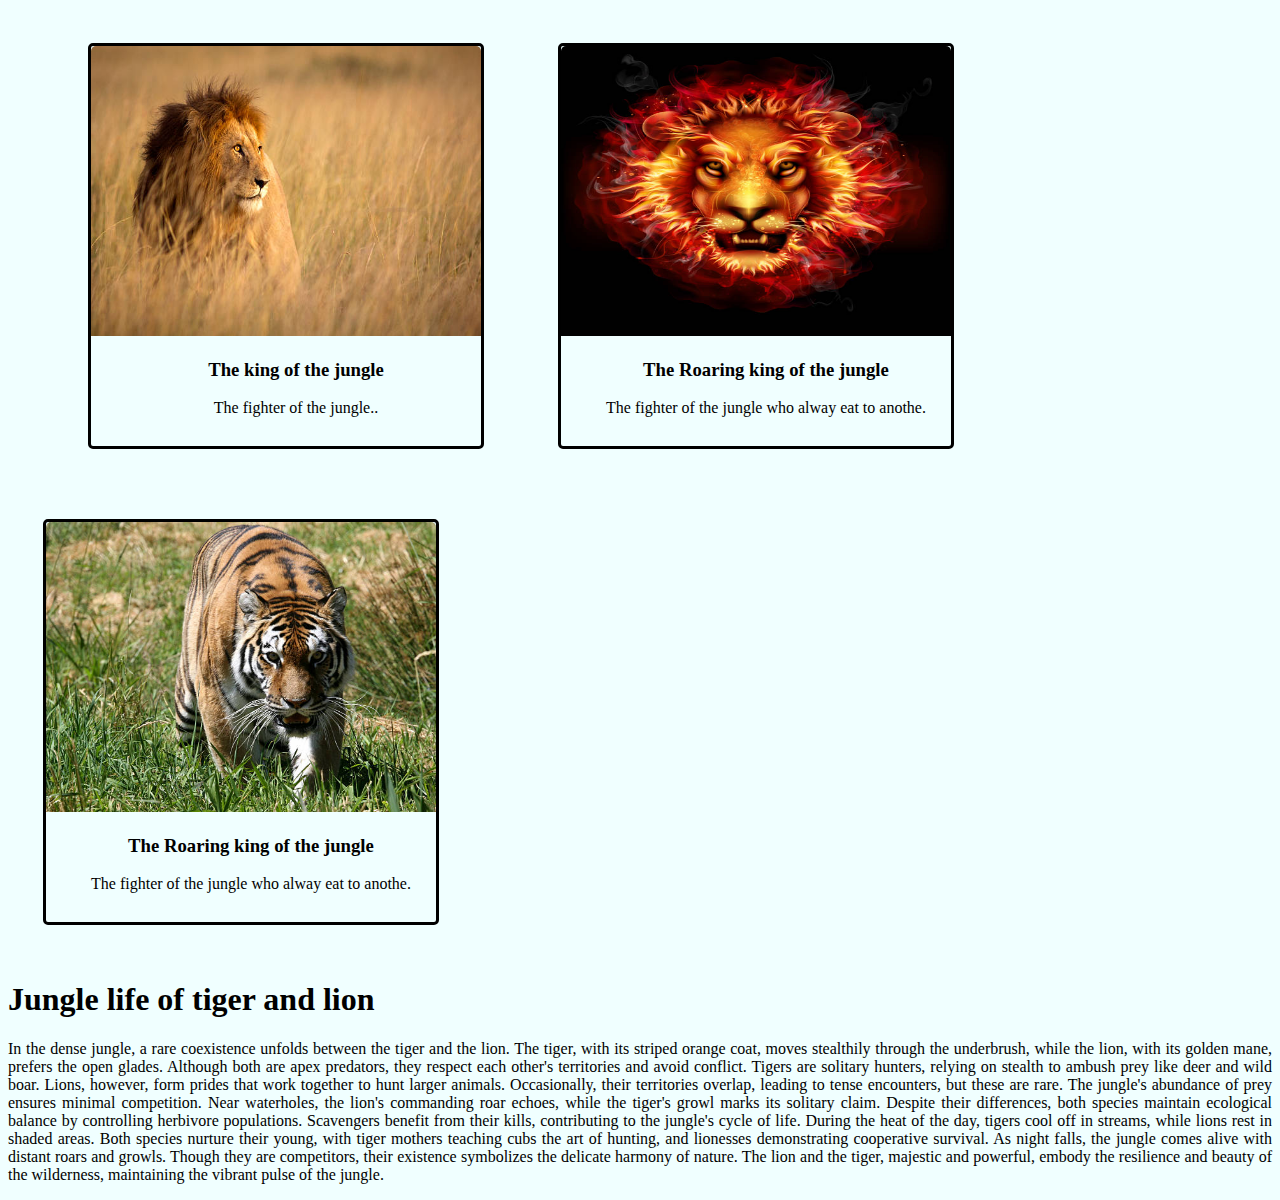
<file: card_using_htmcss/index.html>
<!DOCTYPE html>
<html lang="en">
<head>
    <meta charset="UTF-8">
    <meta name="viewport" content="width=device-width, initial-scale=1.0">
    <link rel="stylesheet" href="style.css">
    <title>Cards</title>
</head>
<body>
    <div class="lion" id="first">
        
            <img src="lion.jpj.jpg" alt="lion">
                
                <div class="discrip">
            <h3>The king of the jungle </h3>
            <p>The fighter of the jungle.. </p>
                </div>
            
    </div>
        
            <div class="lion">
                
                    <img src="fire_lion.jpg" alt="lion">
                        <div class="discrip">
                    <h3>The Roaring king of the jungle </h3>
                    <p>The fighter of the jungle who alway eat to anothe. </p>
                        </div>

            </div>
            <div class="lion">
                
                <img src="tiger.jpg" alt="tiger">
                    <div class="discrip">
                <h3>The Roaring king of the jungle </h3>
                <p>The fighter of the jungle who alway eat to anothe. </p>
                    </div>

        </div>
        <div class="jungle">
            <h1 class="about">Jungle life of tiger and lion</h1>
            <p class="aboutjungle"> In the dense jungle, a rare coexistence unfolds between the tiger and the lion. The tiger, with its striped orange coat, moves stealthily through the underbrush, while the lion, with its golden mane, prefers the open glades. Although both are apex predators, they respect each other's territories and avoid conflict.

                Tigers are solitary hunters, relying on stealth to ambush prey like deer and wild boar. Lions, however, form prides that work together to hunt larger animals. Occasionally, their territories overlap, leading to tense encounters, but these are rare. The jungle's abundance of prey ensures minimal competition.
                
                Near waterholes, the lion's commanding roar echoes, while the tiger's growl marks its solitary claim. Despite their differences, both species maintain ecological balance by controlling herbivore populations. Scavengers benefit from their kills, contributing to the jungle's cycle of life.
                
                During the heat of the day, tigers cool off in streams, while lions rest in shaded areas. Both species nurture their young, with tiger mothers teaching cubs the art of hunting, and lionesses demonstrating cooperative survival.
                
                As night falls, the jungle comes alive with distant roars and growls. Though they are competitors, their existence symbolizes the delicate harmony of nature. The lion and the tiger, majestic and powerful, embody the resilience and beauty of the wilderness, maintaining the vibrant pulse of the jungle.</p>
        </div>

  
</body>
</html>
</file>
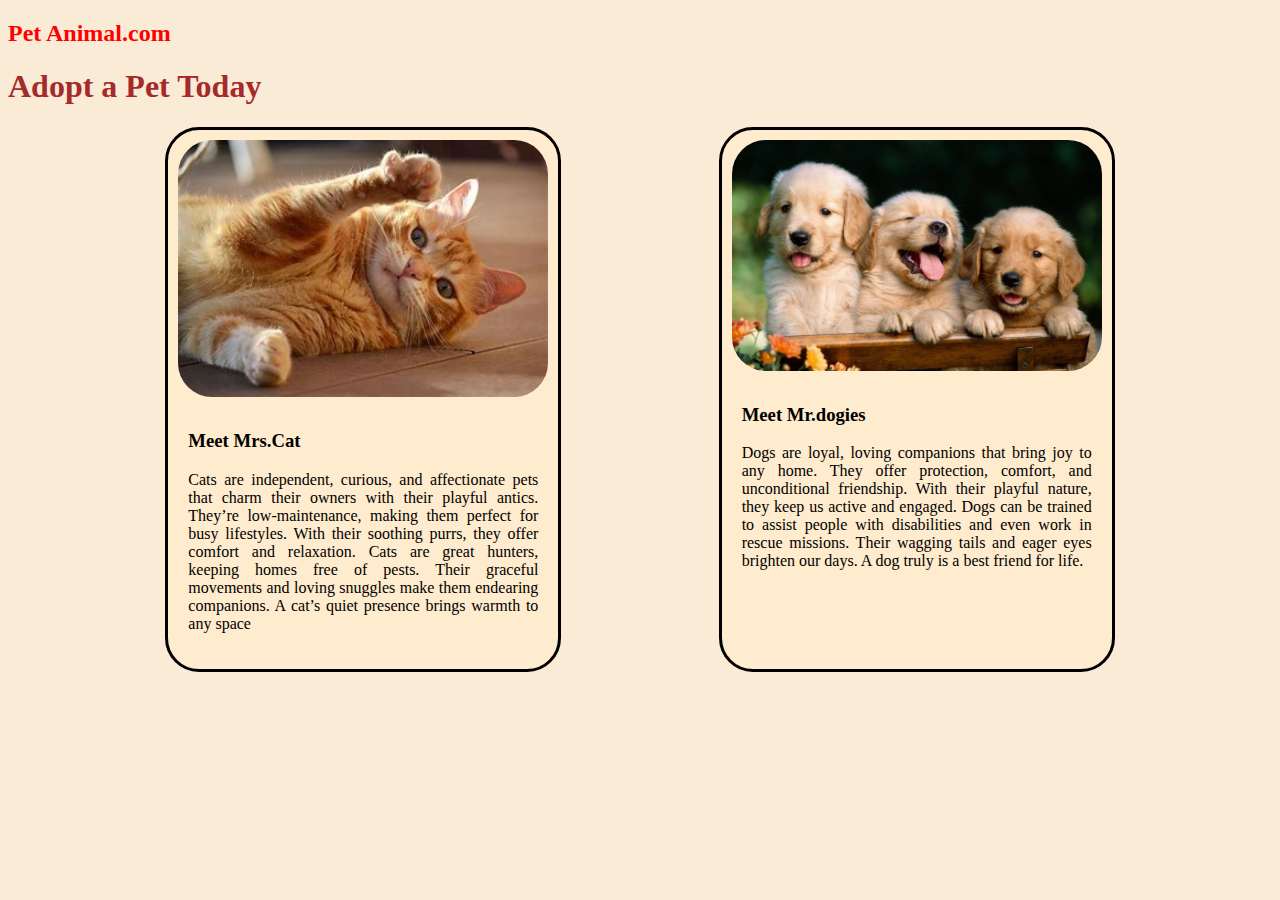
<file: Pat_today/index.html>
<!DOCTYPE html>
<html lang="en">
  <head>
    <meta charset="UTF-8" />
    <meta name="viewport" content="width=device-width, initial-scale=1.0" />
    <link rel="stylesheet" href="style.css">
    <title>Pet_India</title>
  </head>
  <body>
    <h2>Pet Animal.com </h2>
    <h1>Adopt a Pet Today</h1>
    <div id="pet">
      <div class="cats">
        <img src="cat.jpeg" alt="" class="cat" />
        <div class="dis">
          <h3>Meet Mrs.Cat</h3>
          <p>
            Cats are independent, curious, and affectionate pets that charm
            their owners with their playful antics. They’re low-maintenance,
            making them perfect for busy lifestyles. With their soothing purrs,
            they offer comfort and relaxation. Cats are great hunters, keeping
            homes free of pests. Their graceful movements and loving snuggles
            make them endearing companions. A cat’s quiet presence brings warmth
            to any space
          </p>
        </div>
      </div>

      <div class="dogs">
        <img src="Cute-Dog-Photo.webp" alt="" class="dog" />
        <div class="dis">
          <h3>Meet Mr.dogies</h3>
          <p>
            Dogs are loyal, loving companions that bring joy to any home. They
            offer protection, comfort, and unconditional friendship. With their
            playful nature, they keep us active and engaged. Dogs can be trained
            to assist people with disabilities and even work in rescue missions.
            Their wagging tails and eager eyes brighten our days. A dog truly is
            a best friend for life.
          </p>
        </div>
      </div>
    </div>
  </body>
</html>
</file>
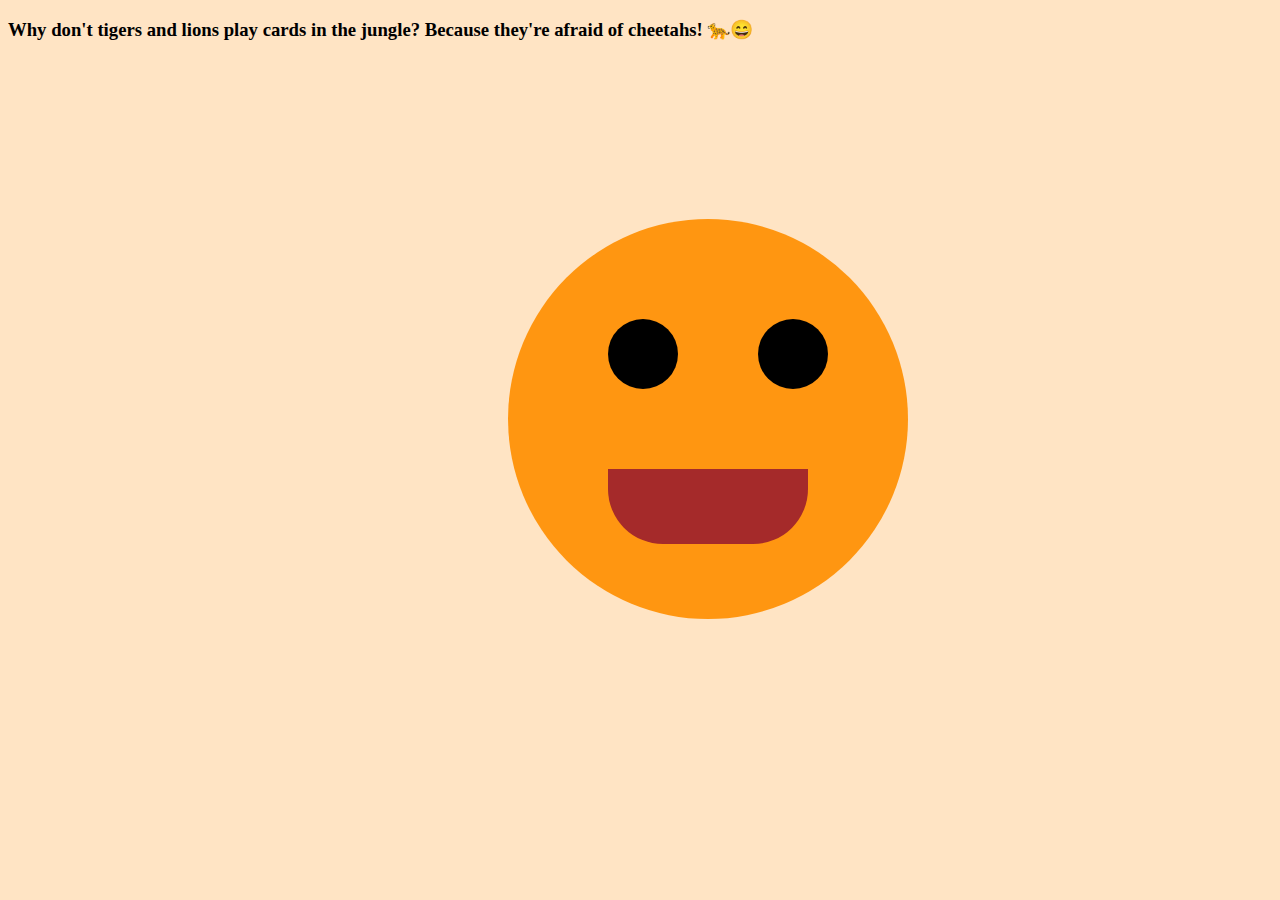
<file: simly_face/index.html>
<!DOCTYPE html>
<html lang="en">
<head>
    <meta charset="UTF-8">
    <meta name="viewport" content="width=device-width, initial-scale=1.0">
    <link rel="stylesheet" href="style.css">
    <title>Simly_face</title>
</head>
<body>
    <div class="face">
        <div class="mouth"></div>
        <div class="eyes">
            <div class="left-eye"></div>
            <div class="right-eye"></div>
        </div>
       
    </div>
    <div class="text"><h3 class="joke"> Why don't tigers and lions play cards in the jungle? Because they're afraid of cheetahs! 🐆😄</h3></div>
</body>
</html>
</file>
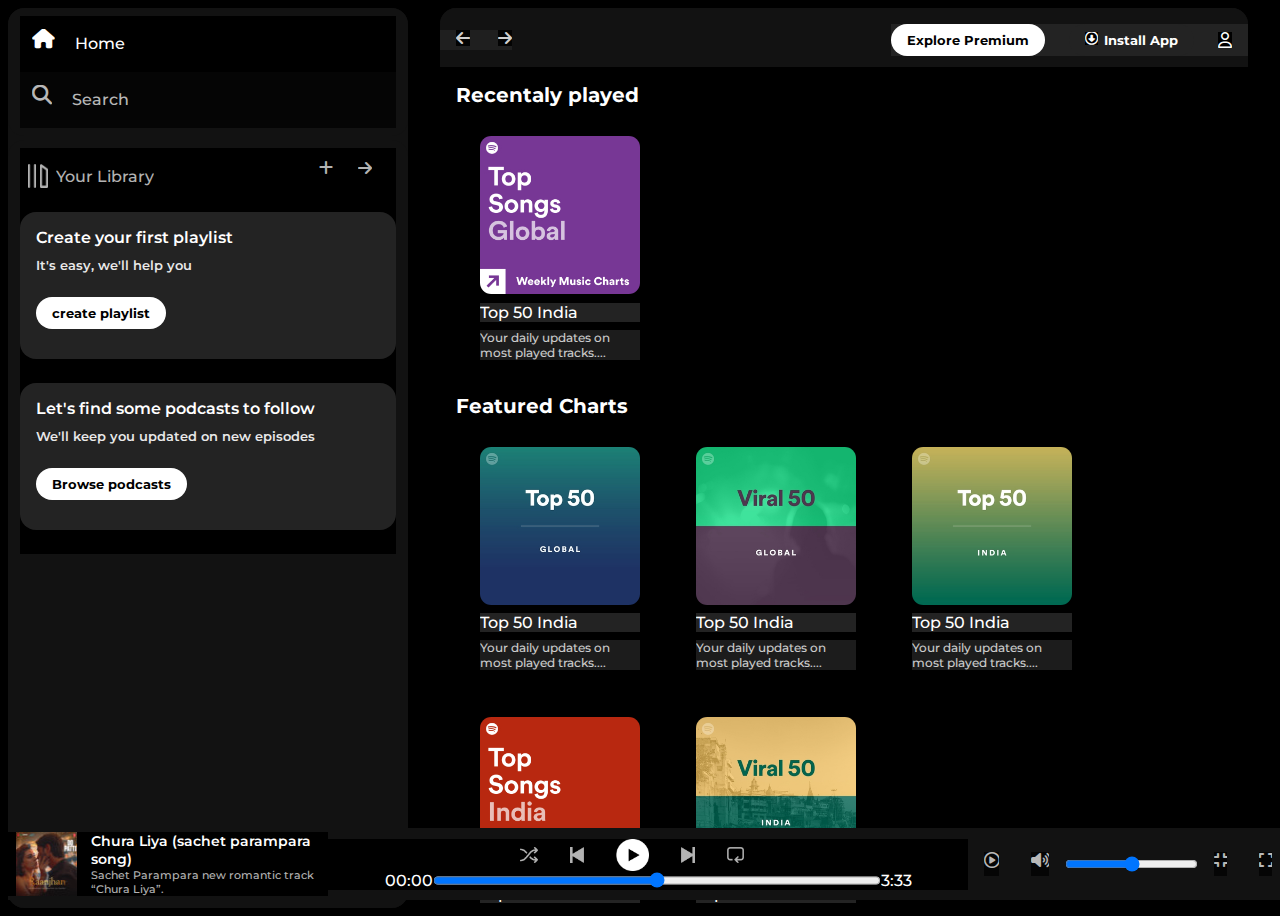
<file: spotify.com/index.html>
<!DOCTYPE html>
<html lang="en">
  <head>
    <meta charset="UTF-8" />
    <meta name="viewport" content="width=device-width, initial-scale=1.0" />
    <link rel="icon" href="../assets/Spotify_logo.png" />
    <link
      rel="stylesheet"
      href="https://cdnjs.cloudflare.com/ajax/libs/font-awesome/6.7.2/css/all.min.css"
      integrity="sha512-Evv84Mr4kqVGRNSgIGL/F/aIDqQb7xQ2vcrdIwxfjThSH8CSR7PBEakCr51Ck+w+/U6swU2Im1vVX0SVk9ABhg=="
      crossorigin="anonymous"
      referrerpolicy="no-referrer"
    />
    <link rel="preconnect" href="https://fonts.googleapis.com" />
    <link rel="preconnect" href="https://fonts.gstatic.com" crossorigin />
    <link
      href="https://fonts.googleapis.com/css2?family=Montserrat:ital,wght@0,100..900;1,100..900&display=swap"
      rel="stylesheet"
    />
    
      
    <link href="https://fonts.googleapis.com/css2?family=Montserrat&display=swap" rel="stylesheet">
    <link href="https://fonts.googleapis.com/css2?family=Montserrat:wght@500&display=swap" rel="stylesheet">
    <link href="https://fonts.googleapis.com/css2?family=Montserrat:wght@600&display=swap" rel="stylesheet">
    <link href="https://fonts.googleapis.com/css2?family=Montserrat:wght@700&display=swap" rel="stylesheet">
    <link href="https://fonts.googleapis.com/css2?family=Montserrat:wght@200&display=swap" rel="stylesheet">

    <link rel="stylesheet" href="style.css" />
    <title>Spotify - Web Player: Music for everyone!!</title>
  </head>
  <body>
    <div class="main">
      <div class="sidebar">
        <div class="nav">
          <div class="nav-option" style="opacity: 1">
            <i class="fa-solid fa-house"></i>
            <a href="#">Home</a>
          </div>

          <div class="nav-option">
            <i class="fa-solid fa-magnifying-glass"></i>
            <a href="#">Search</a>
          </div>
        </div>

        <div class="library">

          <div class="option">
               <div class="lib-option">
                  <img src="./assets/library_icon.png" alt="" />
                  <a href="#" class="lib-a">Your Library</a>
               </div>

               <div class="icons">
                 <i class="fa-solid fa-plus"></i>
                 <i class="fa-solid fa-arrow-right"></i>
               </div> 

          </div>
          <div class="lib-box">

            <div class="box"> 
              <p class="p1"> Create your first playlist </p>
              <p class="p2"> It's easy, we'll help you</p>
              <button class="badge sidebarbadge"> create playlist </button>
            </div>

            <div class="box"> 
              <p class="p1">Let's find some podcasts to follow </p>
              <p class="p2"> We'll keep you updated on new episodes </p>
              <button class="badge sidebarbadge"> Browse podcasts </button>
            </div>

          </div>

        </div>
      </div>

      <div class="main-containt">
        <div class="sticky-nav"> 
         
          <div class="sticky-arrows">
            <i class="fa-solid fa-arrow-left arrow-left"></i>
            <i class="fa-solid fa-arrow-right arrow-right"></i>
          </div>

          <div class="sticky-options">
            <button class="badge sticky-button-one"> Explore Premium </button>
            <button class="badge sticky-button-two"><i class="fa-regular fa-circle-down" style="margin-right:2px;"></i> Install App </button>
            <i class="fa-regular fa-user sticky-user "></i>
           </div>

          
        </div>
        <div class="cards">

          <h2 class="heading"> Recentaly played</h2>
          <div class="card-container">
            <div class="card">
              <img src="./assets/top1.jpg" class=" card-img" alt="">
              <p class="title">Top 50 India </p>
              <p class="card-info"> Your daily updates on most played tracks.... </p>
            </div>
          </div>


          <h2 class="heading"> Featured Charts </h2>
          <div class="card-container">

            <div class="card">
              <img src="./assets/top2.jpg" class=" card-img" alt="">
              <p class="title">Top 50 India </p>
              <p class="card-info"> Your daily updates on most played tracks.... </p>
            </div>

            
            <div class="card">
              <img src="./assets/top3.jpg" class=" card-img" alt="">
              <p class="title">Top 50 India </p>
              <p class="card-info"> Your daily updates on most played tracks.... </p>
            </div>

            
            <div class="card">
              <img src="./assets/top4.jpg" class=" card-img" alt="">
              <p class="title">Top 50 India </p>
              <p class="card-info"> Your daily updates on most played tracks.... </p>
            </div>

            
            <div class="card">
              <img src="./assets/top5.jpg" class=" card-img" alt="">
              <p class="title">Top 50 India </p>
              <p class="card-info"> Your daily updates on most played tracks.... </p>
            </div>


            <div class="card">
              <img src="./assets/top6.jpg" class=" card-img" alt="">
              <p class="title">Top 50 India </p>
              <p class="card-info"> Your daily updates on most played tracks.... </p>
            </div>


          </div>

            
          <h2 class="heading"> India's Best</h2>
          <div class="card-container">
            
            <div class="card">
              <img src="./assets/india3.jpeg" class=" card-img" alt="">
              <p class="title">Top 50 India </p>
              <p class="card-info"> Your daily updates on most played tracks.... </p>
            </div>

            <div class="card">
              <img src="./assets/india1.jpeg" class=" card-img" alt="">
              <p class="title">Top 50 India </p>
              <p class="card-info"> Your daily updates on most played tracks.... </p>
            </div>

            <div class="card">
              <img src="./assets/india2.jpeg" class=" card-img" alt="">
              <p class="title">Top 50 India </p>
              <p class="card-info"> Your daily updates on most played tracks.... </p>
            </div>

            <div class="card">
              <img src="./assets/india4.jpeg" class=" card-img" alt="">
              <p class="title">Top 50 India </p>
              <p class="card-info"> Your daily updates on most played tracks.... </p>
            </div>

            <div class="card">
              <img src="./assets/india6.jpeg" class=" card-img" alt="">
              <p class="title">Top 50 India </p>
              <p class="card-info"> Your daily updates on most played tracks.... </p>
            </div>


            
            <div class="card">
              <img src="./assets/india5.jpeg" class=" card-img" alt="">
              <p class="title">Top 50 India </p>
              <p class="card-info"> Your daily updates on most played tracks.... </p>
            </div>
            
            <div class="card">
              <img src="./assets/india7.jpeg" class=" card-img" alt="">
              <p class="title">Top 50 India </p>
              <p class="card-info"> Your daily updates on most played tracks.... </p>
            </div>


            <div class="card">
              <img src="./assets/india8.jpeg" class=" card-img" alt="">
              <p class="title">Top 50 India </p>
              <p class="card-info"> Your daily updates on most played tracks.... </p>
            </div>
            <div class="card">
              <img src="./assets/india9.jpeg" class=" card-img" alt="">
              <p class="title">Top 50 India </p>
              <p class="card-info"> Your daily updates on most played tracks.... </p>
            </div>

            <div class="card">
              <img src="./assets/india4.jpeg" class=" card-img" alt="">
              <p class="title">Top 50 India </p>
              <p class="card-info"> Your daily updates on most played tracks.... </p>
            </div>

            <div class="card">
              <img src="./assets/india12.jpeg" class=" card-img" alt="">
              <p class="title">Top 50 India </p>
              <p class="card-info"> Your daily updates on most played tracks.... </p>
            </div>

            <div class="card">
              <img src="./assets/india11.jpeg" class=" card-img" alt="">
              <p class="title">Top 50 India </p>
              <p class="card-info"> Your daily updates on most played tracks.... </p>
            </div>

            <div class="card">
              <img src="./assets/india10.jpeg" class=" card-img" alt="">
              <p class="title">Top 50 India </p>
              <p class="card-info"> Your daily updates on most played tracks.... </p>
            </div>

          </div>



          <h2 class="heading"> Shows to try </h2>
          <div class="card-container">

            <div class="card">
              <img src="./assets/shows1.jpeg" class=" card-img" alt="">
              <p class="title">Top 50 India </p>
              <p class="card-info"> Your daily updates on most played tracks.... </p>
            </div>

            <div class="card">
              <img src="./assets/shows2.jpeg" class=" card-img" alt="">
              <p class="title">Top 50 India </p>
              <p class="card-info"> Your daily updates on most played tracks.... </p>
            </div>

            <div class="card">
              <img src="./assets/shows3.jpeg" class=" card-img" alt="">
              <p class="title">Top 50 India </p>
              <p class="card-info"> Your daily updates on most played tracks.... </p>
            </div>

            <div class="card">
              <img src="./assets/shows4.jpeg" class=" card-img" alt="">
              <p class="title">Top 50 India </p>
              <p class="card-info"> Your daily updates on most played tracks.... </p>
            </div>

            <div class="card">
              <img src="./assets/shows6.jpeg" class=" card-img" alt="">
              <p class="title">Top 50 India </p>
              <p class="card-info"> Your daily updates on most played tracks.... </p>
            </div>

            <div class="card">
              <img src="./assets/shows5.jpeg" class=" card-img" alt="">
              <p class="title">Top 50 India </p>
              <p class="card-info"> Your daily updates on most played tracks.... </p>
            </div>

            <div class="card">
              <img src="./assets/shows4.jpeg" class=" card-img" alt="">
              <p class="title">Top 50 India </p>
              <p class="card-info"> Your daily updates on most played tracks.... </p>
            </div>

            <div class="card">
              <img src="./assets/shows7.jpeg" class=" card-img" alt="">
              <p class="title">Top 50 India </p>
              <p class="card-info"> Your daily updates on most played tracks.... </p>
            </div>

            <div class="card">
              <img src="./assets/shows5.jpeg" class=" card-img" alt="">
              <p class="title">Top 50 India </p>
              <p class="card-info"> Your daily updates on most played tracks.... </p>
            </div>


          </div>
            
        <div class="footer">
          <div class="line"></div>
        </div>

        </div>
      </div>
      <div class="music-player">

        <div class="albums">

          <img src="./assets/left-corner-img.jpeg" alt="" class="album-img">
          <div class="p">
            <p class="album-title">Chura Liya (sachet parampara song)</p>
            <p class="album-info">
              Sachet Parampara new romantic track “Chura Liya”. 
            </p>
          </div>

        </div>

        <div class="player">
          <div class="player-controls">
            <img src="./assets/player_icon1.png" alt="" class="player-controls-icon">
            <img src="./assets/player_icon2.png" alt="" class="player-controls-icon">
            <img src="./assets/player_icon3.png" alt="" class="player-controls-icon play-pause">
            <img src="./assets/player_icon4.png" alt="" class="player-controls-icon">
            <img src="./assets/player_icon5.png" alt="" class="player-controls-icon">

           </div>
          <div class="playback-bar"> 

               <span class="curr-time">00:00</span> 

              <input type="range" class="progress-bar">
               
              <span class="total-time">3:33</span>
          </div>
           </div>

        <div class="controls">

          <i class="fa-regular fa-circle-play controls-play" ></i>
          <i class="fa-solid fa-volume-high valume-controls"></i>
          
          <input type="range" class="valume-range">

          <i class="fa-solid fa-compress compress"></i>
          <i class="fa-solid fa-expand expands"></i>

        </div>

      </div>

    </div>
  </body>
</html>
</file>
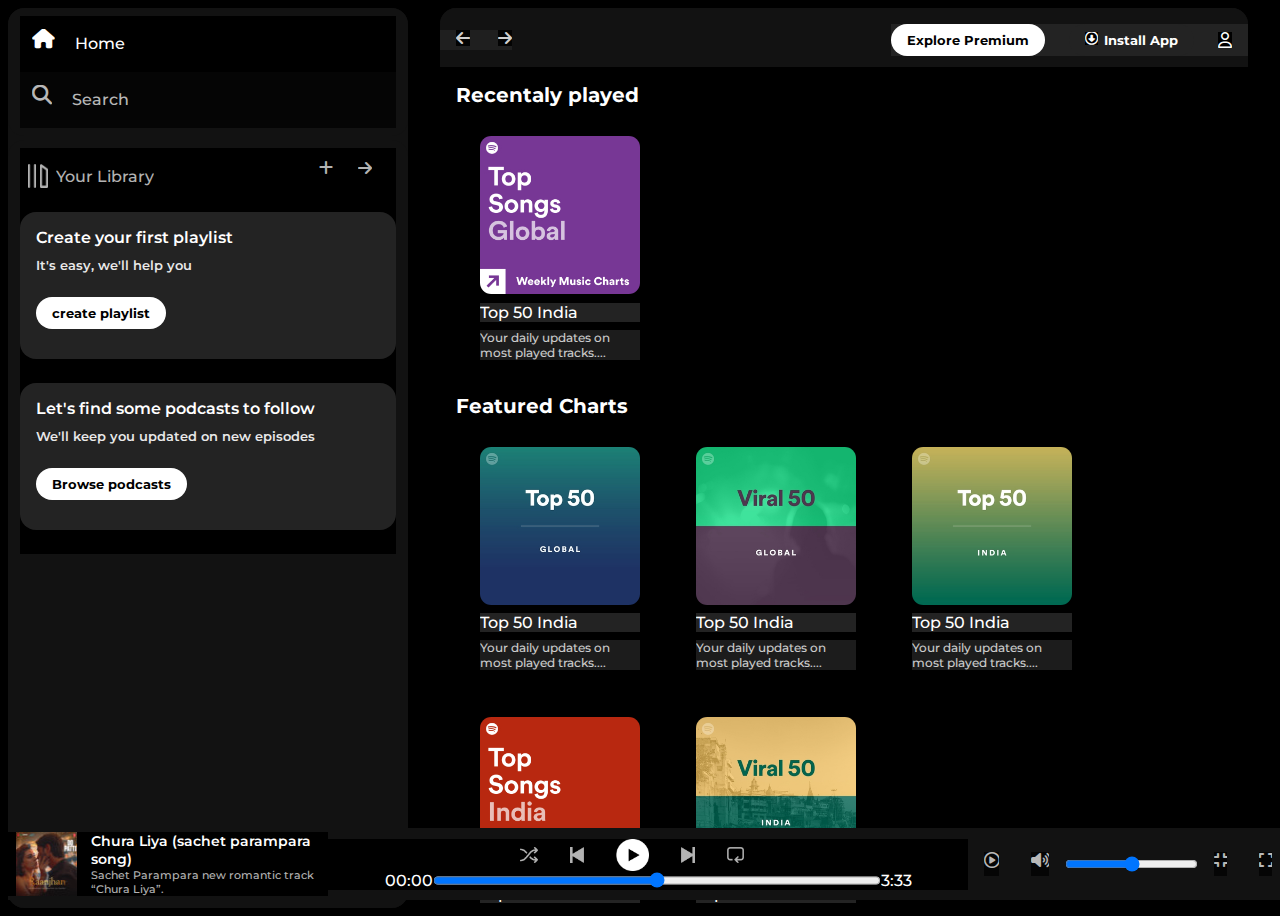
<file: spotify.com/spotify.com/index.html>
<!DOCTYPE html>
<html lang="en">
  <head>
    <meta charset="UTF-8" />
    <meta name="viewport" content="width=device-width, initial-scale=1.0" />
    <link rel="icon" href="../assets/Spotify_logo.png" />
    <link
      rel="stylesheet"
      href="https://cdnjs.cloudflare.com/ajax/libs/font-awesome/6.7.2/css/all.min.css"
      integrity="sha512-Evv84Mr4kqVGRNSgIGL/F/aIDqQb7xQ2vcrdIwxfjThSH8CSR7PBEakCr51Ck+w+/U6swU2Im1vVX0SVk9ABhg=="
      crossorigin="anonymous"
      referrerpolicy="no-referrer"
    />
    <link rel="preconnect" href="https://fonts.googleapis.com" />
    <link rel="preconnect" href="https://fonts.gstatic.com" crossorigin />
    <link
      href="https://fonts.googleapis.com/css2?family=Montserrat:ital,wght@0,100..900;1,100..900&display=swap"
      rel="stylesheet"
    />
    
      
    <link href="https://fonts.googleapis.com/css2?family=Montserrat&display=swap" rel="stylesheet">
    <link href="https://fonts.googleapis.com/css2?family=Montserrat:wght@500&display=swap" rel="stylesheet">
    <link href="https://fonts.googleapis.com/css2?family=Montserrat:wght@600&display=swap" rel="stylesheet">
    <link href="https://fonts.googleapis.com/css2?family=Montserrat:wght@700&display=swap" rel="stylesheet">
    <link href="https://fonts.googleapis.com/css2?family=Montserrat:wght@200&display=swap" rel="stylesheet">

    <link rel="stylesheet" href="style.css" />
    <title>Spotify - Web Player: Music for everyone</title>
  </head>
  <body>
    <div class="main">
      <div class="sidebar">
        <div class="nav">
          <div class="nav-option" style="opacity: 1">
            <i class="fa-solid fa-house"></i>
            <a href="#">Home</a>
          </div>

          <div class="nav-option">
            <i class="fa-solid fa-magnifying-glass"></i>
            <a href="#">Search</a>
          </div>
        </div>

        <div class="library">

          <div class="option">
               <div class="lib-option">
                  <img src="../assets/library_icon.png" alt="" />
                  <a href="#" class="lib-a">Your Library</a>
               </div>

               <div class="icons">
                 <i class="fa-solid fa-plus"></i>
                 <i class="fa-solid fa-arrow-right"></i>
               </div> 

          </div>
          <div class="lib-box">

            <div class="box"> 
              <p class="p1"> Create your first playlist </p>
              <p class="p2"> It's easy, we'll help you</p>
              <button class="badge sidebarbadge"> create playlist </button>
            </div>

            <div class="box"> 
              <p class="p1">Let's find some podcasts to follow </p>
              <p class="p2"> We'll keep you updated on new episodes </p>
              <button class="badge sidebarbadge"> Browse podcasts </button>
            </div>

          </div>

        </div>
      </div>

      <div class="main-containt">
        <div class="sticky-nav"> 
         
          <div class="sticky-arrows">
            <i class="fa-solid fa-arrow-left arrow-left"></i>
            <i class="fa-solid fa-arrow-right arrow-right"></i>
          </div>

          <div class="sticky-options">
            <button class="badge sticky-button-one"> Explore Premium </button>
            <button class="badge sticky-button-two"><i class="fa-regular fa-circle-down" style="margin-right:2px;"></i> Install App </button>
            <i class="fa-regular fa-user sticky-user "></i>
           </div>

          
        </div>
        <div class="cards">

          <h2 class="heading"> Recentaly played</h2>
          <div class="card-container">
            <div class="card">
              <img src="../assets/top1.jpg" class=" card-img" alt="">
              <p class="title">Top 50 India </p>
              <p class="card-info"> Your daily updates on most played tracks.... </p>
            </div>
          </div>


          <h2 class="heading"> Featured Charts </h2>
          <div class="card-container">

            <div class="card">
              <img src="../assets/top2.jpg" class=" card-img" alt="">
              <p class="title">Top 50 India </p>
              <p class="card-info"> Your daily updates on most played tracks.... </p>
            </div>

            
            <div class="card">
              <img src="../assets/top3.jpg" class=" card-img" alt="">
              <p class="title">Top 50 India </p>
              <p class="card-info"> Your daily updates on most played tracks.... </p>
            </div>

            
            <div class="card">
              <img src="../assets/top4.jpg" class=" card-img" alt="">
              <p class="title">Top 50 India </p>
              <p class="card-info"> Your daily updates on most played tracks.... </p>
            </div>

            
            <div class="card">
              <img src="../assets/top5.jpg" class=" card-img" alt="">
              <p class="title">Top 50 India </p>
              <p class="card-info"> Your daily updates on most played tracks.... </p>
            </div>


            <div class="card">
              <img src="../assets/top6.jpg" class=" card-img" alt="">
              <p class="title">Top 50 India </p>
              <p class="card-info"> Your daily updates on most played tracks.... </p>
            </div>


          </div>

            
          <h2 class="heading"> India's Best</h2>
          <div class="card-container">
            
            <div class="card">
              <img src="../assets/india3.jpeg" class=" card-img" alt="">
              <p class="title">Top 50 India </p>
              <p class="card-info"> Your daily updates on most played tracks.... </p>
            </div>

            <div class="card">
              <img src="../assets/india1.jpeg" class=" card-img" alt="">
              <p class="title">Top 50 India </p>
              <p class="card-info"> Your daily updates on most played tracks.... </p>
            </div>

            <div class="card">
              <img src="../assets/india2.jpeg" class=" card-img" alt="">
              <p class="title">Top 50 India </p>
              <p class="card-info"> Your daily updates on most played tracks.... </p>
            </div>

            <div class="card">
              <img src="../assets/india4.jpeg" class=" card-img" alt="">
              <p class="title">Top 50 India </p>
              <p class="card-info"> Your daily updates on most played tracks.... </p>
            </div>

            <div class="card">
              <img src="../assets/india6.jpeg" class=" card-img" alt="">
              <p class="title">Top 50 India </p>
              <p class="card-info"> Your daily updates on most played tracks.... </p>
            </div>


            
            <div class="card">
              <img src="../assets/india5.jpeg" class=" card-img" alt="">
              <p class="title">Top 50 India </p>
              <p class="card-info"> Your daily updates on most played tracks.... </p>
            </div>
            
            <div class="card">
              <img src="../assets/india7.jpeg" class=" card-img" alt="">
              <p class="title">Top 50 India </p>
              <p class="card-info"> Your daily updates on most played tracks.... </p>
            </div>


            <div class="card">
              <img src="../assets/india8.jpeg" class=" card-img" alt="">
              <p class="title">Top 50 India </p>
              <p class="card-info"> Your daily updates on most played tracks.... </p>
            </div>
            <div class="card">
              <img src="../assets/india9.jpeg" class=" card-img" alt="">
              <p class="title">Top 50 India </p>
              <p class="card-info"> Your daily updates on most played tracks.... </p>
            </div>

            <div class="card">
              <img src="../assets/india4.jpeg" class=" card-img" alt="">
              <p class="title">Top 50 India </p>
              <p class="card-info"> Your daily updates on most played tracks.... </p>
            </div>

            <div class="card">
              <img src="../assets/india12.jpeg" class=" card-img" alt="">
              <p class="title">Top 50 India </p>
              <p class="card-info"> Your daily updates on most played tracks.... </p>
            </div>

            <div class="card">
              <img src="../assets/india11.jpeg" class=" card-img" alt="">
              <p class="title">Top 50 India </p>
              <p class="card-info"> Your daily updates on most played tracks.... </p>
            </div>

            <div class="card">
              <img src="../assets/india10.jpeg" class=" card-img" alt="">
              <p class="title">Top 50 India </p>
              <p class="card-info"> Your daily updates on most played tracks.... </p>
            </div>

          </div>



          <h2 class="heading"> Shows to try </h2>
          <div class="card-container">

            <div class="card">
              <img src="../assets/shows1.jpeg" class=" card-img" alt="">
              <p class="title">Top 50 India </p>
              <p class="card-info"> Your daily updates on most played tracks.... </p>
            </div>

            <div class="card">
              <img src="../assets/shows2.jpeg" class=" card-img" alt="">
              <p class="title">Top 50 India </p>
              <p class="card-info"> Your daily updates on most played tracks.... </p>
            </div>

            <div class="card">
              <img src="../assets/shows3.jpeg" class=" card-img" alt="">
              <p class="title">Top 50 India </p>
              <p class="card-info"> Your daily updates on most played tracks.... </p>
            </div>

            <div class="card">
              <img src="../assets/shows4.jpeg" class=" card-img" alt="">
              <p class="title">Top 50 India </p>
              <p class="card-info"> Your daily updates on most played tracks.... </p>
            </div>

            <div class="card">
              <img src="../assets/shows6.jpeg" class=" card-img" alt="">
              <p class="title">Top 50 India </p>
              <p class="card-info"> Your daily updates on most played tracks.... </p>
            </div>

            <div class="card">
              <img src="../assets/shows5.jpeg" class=" card-img" alt="">
              <p class="title">Top 50 India </p>
              <p class="card-info"> Your daily updates on most played tracks.... </p>
            </div>

            <div class="card">
              <img src="../assets/shows4.jpeg" class=" card-img" alt="">
              <p class="title">Top 50 India </p>
              <p class="card-info"> Your daily updates on most played tracks.... </p>
            </div>

            <div class="card">
              <img src="../assets/shows7.jpeg" class=" card-img" alt="">
              <p class="title">Top 50 India </p>
              <p class="card-info"> Your daily updates on most played tracks.... </p>
            </div>

            <div class="card">
              <img src="../assets/shows5.jpeg" class=" card-img" alt="">
              <p class="title">Top 50 India </p>
              <p class="card-info"> Your daily updates on most played tracks.... </p>
            </div>


          </div>
            
        <div class="footer">
          <div class="line"></div>
        </div>

        </div>
      </div>
      <div class="music-player">

        <div class="albums">

          <img src="../assets/left-corner-img.jpeg" alt="" class="album-img">
          <div class="p">
            <p class="album-title">Chura Liya (sachet parampara song)</p>
            <p class="album-info">
              Sachet Parampara new romantic track “Chura Liya”. 
            </p>
          </div>

        </div>

        <div class="player">
          <div class="player-controls">
            <img src="../assets/player_icon1.png" alt="" class="player-controls-icon">
            <img src="../assets/player_icon2.png" alt="" class="player-controls-icon">
            <img src="../assets/player_icon3.png" alt="" class="player-controls-icon play-pause">
            <img src="../assets/player_icon4.png" alt="" class="player-controls-icon">
            <img src="../assets/player_icon5.png" alt="" class="player-controls-icon">

           </div>
          <div class="playback-bar"> 

               <span class="curr-time">00:00</span> 

              <input type="range" class="progress-bar">
               
              <span class="total-time">3:33</span>
          </div>
           </div>

        <div class="controls">

          <i class="fa-regular fa-circle-play controls-play" ></i>
          <i class="fa-solid fa-volume-high valume-controls"></i>
          
          <input type="range" class="valume-range">

          <i class="fa-solid fa-compress compress"></i>
          <i class="fa-solid fa-expand expands"></i>

        </div>

      </div>

    </div>
  </body>
</html>
</file>
<file: card_using_htmcss/style.css>
.lion{
     height:400px; 
    width:390px;
    border:3px solid black;
    display:inline-block;
    margin:35px;
   transition-duration: 1s;
   transition-timing-function:steps(6, end);
   /* transition-timing-function: cubic-bezier(0.29, 1.01, 1, -0.68); */
   border-radius:5px;
   text-align: center;
}
.lion:hover{

box-shadow:15px 15px 44px black;
}
.discrip{
    padding:0px 0px 0px 20px;
}
img{
    height:290px;
    width:100%;
    border-radius:5px 5px 0px 0px;
}
#first{
    margin-left:80px;
}
body{
    background-color:azure
}
.aboutjungle{
   /* border:3px solid black;*/
   text-align: justify;
}
</file>
<file: Pat_today/style.css>
#pet {
  display: flex;
  /* flex-direction: row;
    justify-content:center; */
  justify-content: space-evenly;

}
body {
  background-color: antiquewhite;
}
.cats,
.dogs {
 
  width: 370px;
  border: 3px solid black;
  border-radius: 34px 34px 34px 34px;
  background-color: blanchedalmond;
    padding:10px;
}
.cat,
.dog {
  width: 100%;

  border-radius: 34px 34px 34px 34px;
  
}

.dis {
  text-align: justify;
  padding: 10px;
}
@media (max-width: 412px) {
  #pet {
    flex-wrap: wrap;
  }
}

 h1{
    color:brown;
 }
 h2{
    color:red;
 }
</file>
<file: simly_face/style.css>
.face{
    background-color:#ff9611;
    height:400px;
    width:400px;
    border-radius:50%;
    position:absolute;
    margin-left:500px;
    margin-top:200px;
    
}
.face:hover{
    box-shadow: 5px 5px 10px #ff4611;
    transition-duration: 1s;
    transition-timing-function:steps(6, end);
}
.mouth{
    height:75px;
    width:200px;
    border-radius:0 0 55px 55px;
    background-color: brown;
    position:absolute;
    top:250px;
    left:100px;
}
.left-eye,.right-eye{
    height:70px;
    width :70px;
    border-radius: 50%;
    background-color: black;
    position:absolute;
    top:100px;
    left:100px;
}
.right-eye{
    position:absolute;
    left:250px;
}
body{
    background-color:bisque;
}
</file>
<file: spotify.com/style.css>
* {
  font-family: "Montserrat", sans-serif;
  font-optical-sizing: auto;
  font-weight: 500;
  font-style: normal;
  margin: 0;
  background-color: black;
  color: white;
  overflow: hidden;
}
.main {
  display: flex;
  height: 100vh;
  background-color: black;
  padding: 0.5rem;
}
.sidebar {
  /* background-color: brown; */
  width: 400px;
  border-radius: 1rem;
  margin-right: 0.5rem;
  background-color: #121212;
}
.main-containt {
  /* background-color: rgb(255, 140, 0); */
  flex: 1;
  border-radius: 1rem;
  overflow: auto;
  background-color: #121212;
  margin: 0 1.5rem 0 1.5rem;
}
.music-player {
  background-color: blue;
  position: fixed;
  width: 100%;
  bottom: 0px;
  height: 4.5rem;
  background-color: #121212;
}
.nav {
  background-color: #121212;
  border-radius: 1rem;
  display: flex;
  flex-direction: column;
  justify-content: center;
  padding: 0.5rem 0.75rem;
}
a {
  text-decoration: none;
}
.nav-option {
  line-height: 2.5rem;
  opacity: 0.7;
  padding: 0.5rem 0.75rem;
}
.nav-option:hover {
  opacity: 1;
}
.nav-option i {
  font-size: 1.25rem;
}
.nav-option a {
  font-size: 1rem;
  margin-left: 1rem;
}
.library {
  border-radius: 1rem;
  background-color: #121212;
  height: 100%;
  margin-top: 0.25rem;
  padding: 0.5rem 0.75rem;
}
.option {
  display: flex;
  align-items: center;
  justify-content: space-between;
}
.lib-option {
  display: flex;
  align-items: center;
  opacity: 0.7;
  margin-top: 0.5rem;
  margin-right: 0.5rem;
  padding-top: 0.5rem;
}
.lib-a {
  font-weight: 500;
}
.lib-option:hover {
  opacity: 1;
}

.lib-option img {
  height: 1.5rem;
  width: 1.25rem;
  font-weight: 700;
  margin-right: 0.5rem;
  margin-left: 0.5rem;

  /* font-weight:500: */
}
.icons {
  display: flex;
  font-size: 1rem;
  opacity: 0.7;
}
.icons i {
  margin-right: 1.5rem;
  font-weight: 700;
}
.icons:hover {
  opacity: 1;
}
.box {
  height: 8.2rem;
  background-color: #232323;
  margin: 1.5rem 0 1.5rem 0rem;
  padding: 0.5rem 1rem;
  border-radius: 1rem;
}
.p1 {
  font-size: 1rem;
  font-weight: 800px;
  margin-top: 0.5rem;
  background-color: #232323;
  font-weight: 600;
}

.p2 {
  font-size: 0.8rem;
  opacity: 0.9;
  margin-top: 0.7rem;
  background-color: #232323;
  font-weight: 600;
}
.p2:hover {
  opacity: 1;
}
.badge {
  background-color: #fff;
  border: none;
  color: #000;
  border-radius: 50px;
  padding: 0.25rem 1rem;
  font-weight: 700;
  height: 2rem;
  /* margin-top:1.2rem; */
}
.sidebarbadge {
  margin-top: 1.5rem;
}
.sticky-nav {
  display: flex;
  align-items: center;
  justify-content: space-between;
  position: sticky;
  top: 0;
  background-color: #121212;
  padding: 1rem 0 0.7rem 0;
  z-index: 12;
}
.sticky-arrows {
  opacity: 0.8;
  background-color: #232323;
}
.arrow-left {
  margin-right: 1.5rem;
  margin-left: 1rem;
}

.sticky-arrows:hover {
  opacity: 1;
}
.sticky-options {
  /* padding:0rem 0 .8rem 0; */
  background-color: #232323;
  display: flex;
  align-items: center;
}
.sticky-user {
  margin-right: 1rem;
}
.sticky-button-two {
  background-color: #232323;
  color: #fff;
}
.sticky-options button {
  margin-right: 1.5rem;
}
@media (max-width: 1000px) {
  .sticky-button-one {
    display: none;
  }
}
@media (max-width: 710px) {
  .sticky-button-two {
    display: none;
  }
  .arrow-right {
    display: none;
  }
}
.cards {
  overflow: auto;
}
.card {
  /* background-color: #121212; */
  width: 160px;
  border-radius: 0.7rem;
  padding: 1rem;
  margin-top: 0.8rem;
  /* overflow: auto; */
  margin-left: 1.5rem;
  /* opacity:0; */
}
.card-info:hover,.title:hover,.card:hover {
  background-color: #232323;
}
/*
.title:hover{
  background-color: #232323;
}
.card-info:hover{
  background-color: #232323;
} */
.heading {
  margin-top: 1rem;
  font-weight: 700;
  font-size: 1.25rem;
  margin-left: 1rem;
}
.card-img {
  width: 100%;
  height: 70%;
  border-radius: 0.7rem;
}
.title {
  margin-top: 0.3rem;
  background-color: #232323;
  font-weight: 500;
}
.card-info {
  margin-top: 0.5rem;
  background-color: #232323;
  font-size: 0.75rem;
  opacity: 0.8;
}
.card-container {
  display: flex;
  flex-wrap: wrap;
}
.footer {
  height: 350px;
  display: flex;
  align-items: center;
  justify-content: start;
}
.line {
  height: 5%;
  width: 80%;
  border-top: 2px solid #fff;
  opacity: 0.4;
}
/* /////////////////////// */
.music-player {
  display: flex;
  justify-content: space-between;
  align-items: center;
  /* background-color: yellow; */
}
.albums {
  width: 25%;
  /* background-color: rgb(255, 25, 0); */
  display: flex;

  /* height: 100%; */
}
.album-img {
  height: 4rem;
  width: 4.8rem;
  margin-right: 0.9rem;
  /* margin-left:.25rem; */
  padding-left: 0.5rem;
}
.album-title {
  font-size: 0.9rem;
  font-weight: 600;
}
.album-info {
  font-size: 0.7rem;
  font-weight: 500;
  opacity: 0.7;
}
.player {
  width: 50%;
  /* display:flex;
    flex-direction: column;
    justify-content: center;
    align-items: center;
    justify-content: space-evenly; */
}
.controls {
  width: 25%;
  height: 100%;
  background-color: blue;
  z-index: 14;
}
.player-controls-icon {
  height: 1rem;
  margin-right: 2rem;
  opacity: 0.7;
}
.player-controls {
  display: flex;
  justify-content: center;
  align-items: center;
}
.playback-bar {
  display: flex;
  justify-content: center;
}
.progress-bar {
  width: 70%;
  /* margin-top: .5rem; */

}
.play-pause {
  opacity: 1;
  height: 2rem;
  bottom: 1rem;
}
.controls {
  display: flex;
  justify-content: center;
  align-items: center;

  /* justify-content: space-evenly; */
  background-color: #121212;
}
.controls i {
  height: 1.5rem;
  margin: 1rem;
  opacity: 0.7;
}
.valume-range {
  width: 45%;
}
</file>
<file: spotify.com/spotify.com/style.css>
* {
  font-family: "Montserrat", sans-serif;
  font-optical-sizing: auto;
  font-weight: 500;
  font-style: normal;
  margin: 0;
  background-color: black;
  color: white;
  overflow: hidden;
}
.main {
  display: flex;
  height: 100vh;
  background-color: black;
  padding: 0.5rem;
}
.sidebar {
  /* background-color: brown; */
  width: 400px;
  border-radius: 1rem;
  margin-right: 0.5rem;
  background-color: #121212;
}
.main-containt {
  /* background-color: rgb(255, 140, 0); */
  flex: 1;
  border-radius: 1rem;
  overflow: auto;
  background-color: #121212;
  margin: 0 1.5rem 0 1.5rem;
}
.music-player {
  background-color: blue;
  position: fixed;
  width: 100%;
  bottom: 0px;
  height: 4.5rem;
  background-color: #121212;
}
.nav {
  background-color: #121212;
  border-radius: 1rem;
  display: flex;
  flex-direction: column;
  justify-content: center;
  padding: 0.5rem 0.75rem;
}
a {
  text-decoration: none;
}
.nav-option {
  line-height: 2.5rem;
  opacity: 0.7;
  padding: 0.5rem 0.75rem;
}
.nav-option:hover {
  opacity: 1;
}
.nav-option i {
  font-size: 1.25rem;
}
.nav-option a {
  font-size: 1rem;
  margin-left: 1rem;
}
.library {
  border-radius: 1rem;
  background-color: #121212;
  height: 100%;
  margin-top: 0.25rem;
  padding: 0.5rem 0.75rem;
}
.option {
  display: flex;
  align-items: center;
  justify-content: space-between;
}
.lib-option {
  display: flex;
  align-items: center;
  opacity: 0.7;
  margin-top: 0.5rem;
  margin-right: 0.5rem;
  padding-top: 0.5rem;
}
.lib-a {
  font-weight: 500;
}
.lib-option:hover {
  opacity: 1;
}

.lib-option img {
  height: 1.5rem;
  width: 1.25rem;
  font-weight: 700;
  margin-right: 0.5rem;
  margin-left: 0.5rem;

  /* font-weight:500: */
}
.icons {
  display: flex;
  font-size: 1rem;
  opacity: 0.7;
}
.icons i {
  margin-right: 1.5rem;
  font-weight: 700;
}
.icons:hover {
  opacity: 1;
}
.box {
  height: 8.2rem;
  background-color: #232323;
  margin: 1.5rem 0 1.5rem 0rem;
  padding: 0.5rem 1rem;
  border-radius: 1rem;
}
.p1 {
  font-size: 1rem;
  font-weight: 800px;
  margin-top: 0.5rem;
  background-color: #232323;
  font-weight: 600;
}

.p2 {
  font-size: 0.8rem;
  opacity: 0.9;
  margin-top: 0.7rem;
  background-color: #232323;
  font-weight: 600;
}
.p2:hover {
  opacity: 1;
}
.badge {
  background-color: #fff;
  border: none;
  color: #000;
  border-radius: 50px;
  padding: 0.25rem 1rem;
  font-weight: 700;
  height: 2rem;
  /* margin-top:1.2rem; */
}
.sidebarbadge {
  margin-top: 1.5rem;
}
.sticky-nav {
  display: flex;
  align-items: center;
  justify-content: space-between;
  position: sticky;
  top: 0;
  background-color: #121212;
  padding: 1rem 0 0.7rem 0;
  z-index: 12;
}
.sticky-arrows {
  opacity: 0.8;
  background-color: #232323;
}
.arrow-left {
  margin-right: 1.5rem;
  margin-left: 1rem;
}

.sticky-arrows:hover {
  opacity: 1;
}
.sticky-options {
  /* padding:0rem 0 .8rem 0; */
  background-color: #232323;
  display: flex;
  align-items: center;
}
.sticky-user {
  margin-right: 1rem;
}
.sticky-button-two {
  background-color: #232323;
  color: #fff;
}
.sticky-options button {
  margin-right: 1.5rem;
}
@media (max-width: 1000px) {
  .sticky-button-one {
    display: none;
  }
}
@media (max-width: 710px) {
  .sticky-button-two {
    display: none;
  }
  .arrow-right {
    display: none;
  }
}
.cards {
  overflow: auto;
}
.card {
  /* background-color: #121212; */
  width: 160px;
  border-radius: 0.7rem;
  padding: 1rem;
  margin-top: 0.8rem;
  /* overflow: auto; */
  margin-left: 1.5rem;
  /* opacity:0; */
}
.card-info:hover,.title:hover,.card:hover {
  background-color: #232323;
}
/*
.title:hover{
  background-color: #232323;
}
.card-info:hover{
  background-color: #232323;
} */
.heading {
  margin-top: 1rem;
  font-weight: 700;
  font-size: 1.25rem;
  margin-left: 1rem;
}
.card-img {
  width: 100%;
  height: 70%;
  border-radius: 0.7rem;
}
.title {
  margin-top: 0.3rem;
  background-color: #232323;
  font-weight: 500;
}
.card-info {
  margin-top: 0.5rem;
  background-color: #232323;
  font-size: 0.75rem;
  opacity: 0.8;
}
.card-container {
  display: flex;
  flex-wrap: wrap;
}
.footer {
  height: 350px;
  display: flex;
  align-items: center;
  justify-content: start;
}
.line {
  height: 5%;
  width: 80%;
  border-top: 2px solid #fff;
  opacity: 0.4;
}
/* /////////////////////// */
.music-player {
  display: flex;
  justify-content: space-between;
  align-items: center;
  /* background-color: yellow; */
}
.albums {
  width: 25%;
  /* background-color: rgb(255, 25, 0); */
  display: flex;

  /* height: 100%; */
}
.album-img {
  height: 4rem;
  width: 4.8rem;
  margin-right: 0.9rem;
  /* margin-left:.25rem; */
  padding-left: 0.5rem;
}
.album-title {
  font-size: 0.9rem;
  font-weight: 600;
}
.album-info {
  font-size: 0.7rem;
  font-weight: 500;
  opacity: 0.7;
}
.player {
  width: 50%;
  /* display:flex;
    flex-direction: column;
    justify-content: center;
    align-items: center;
    justify-content: space-evenly; */
}
.controls {
  width: 25%;
  height: 100%;
  background-color: blue;
  z-index: 14;
}
.player-controls-icon {
  height: 1rem;
  margin-right: 2rem;
  opacity: 0.7;
}
.player-controls {
  display: flex;
  justify-content: center;
  align-items: center;
}
.playback-bar {
  display: flex;
  justify-content: center;
}
.progress-bar {
  width: 70%;
  /* margin-top: .5rem; */

}
.play-pause {
  opacity: 1;
  height: 2rem;
  bottom: 1rem;
}
.controls {
  display: flex;
  justify-content: center;
  align-items: center;

  /* justify-content: space-evenly; */
  background-color: #121212;
}
.controls i {
  height: 1.5rem;
  margin: 1rem;
  opacity: 0.7;
}
.valume-range {
  width: 45%;
}
</file>
